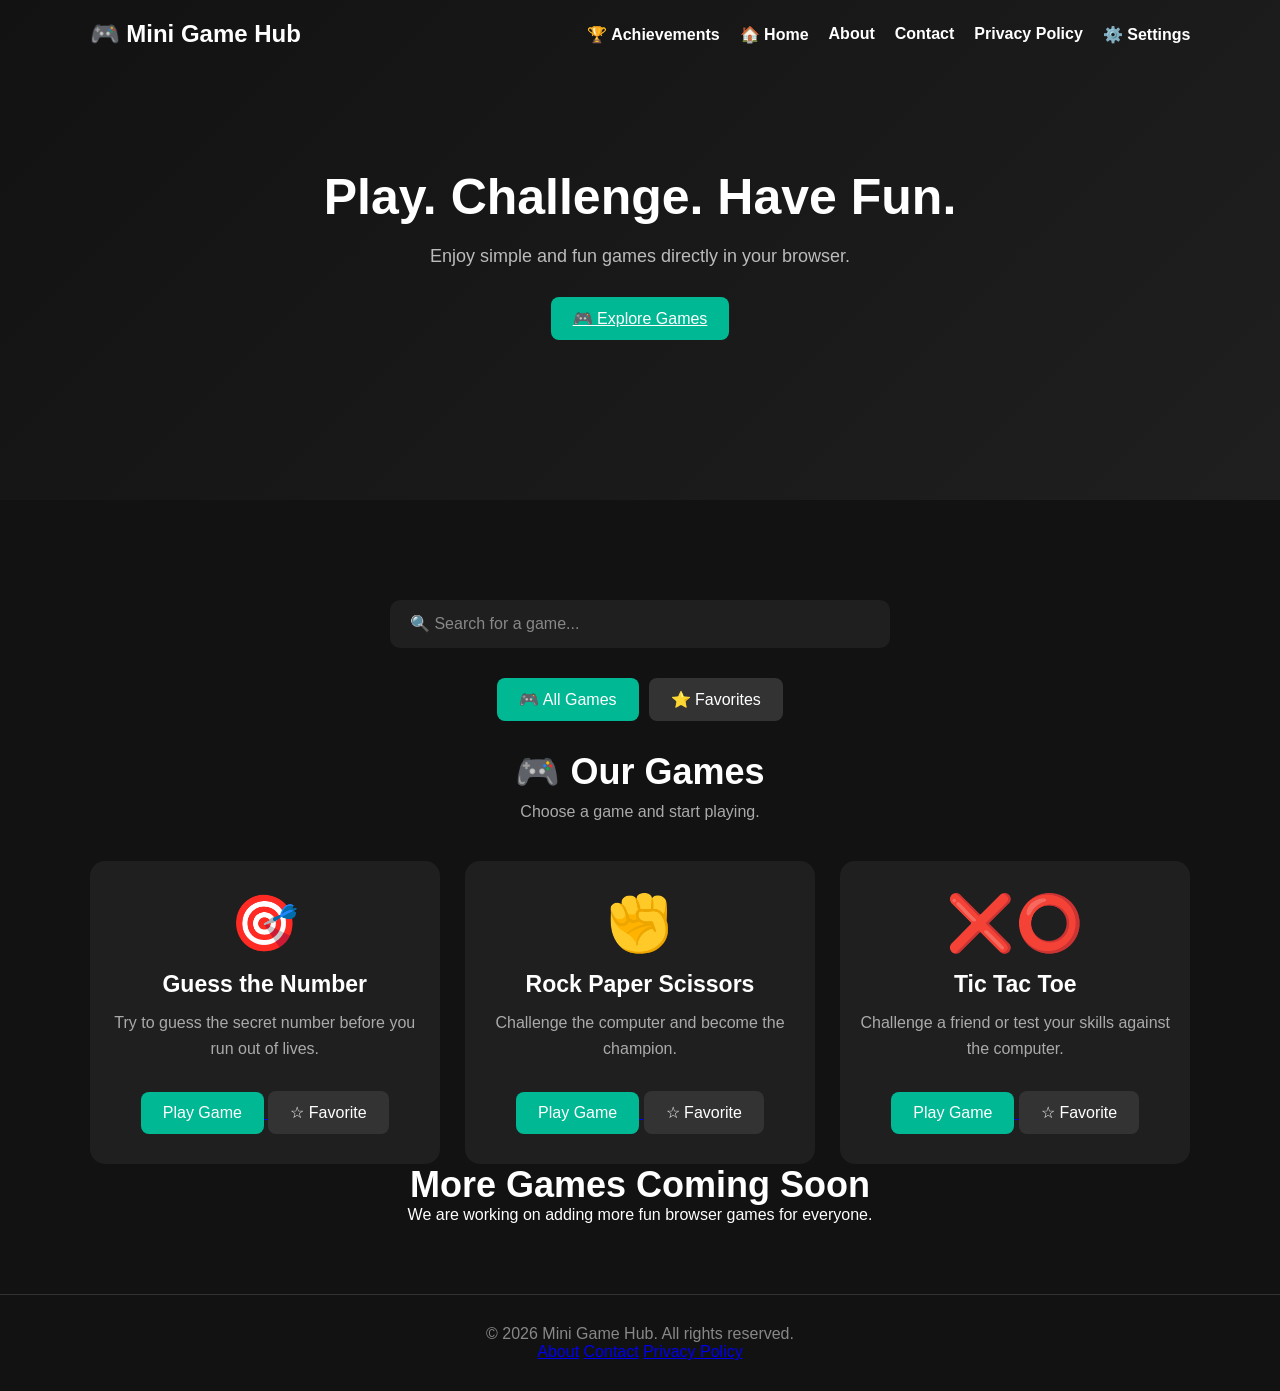
<file: index.html>
<!DOCTYPE html>
<html lang="en">
<head>
    <meta charset="UTF-8">
    <meta name="viewport" content="width=device-width, initial-scale=1.0">

    <meta name="description" content="Mini Game Hub - Play fun browser games for free.">

    <meta property="og:title" content="Mini Game Hub">

<meta property="og:description"
      content="Play free browser games directly in your browser.">

<meta property="og:type" content="website">

    <title>Mini Game Hub - Free Browser Games</title>

    <link rel="stylesheet" href="style.css">
    <link rel="icon" href="favicon.png">

    <meta name="google-site-verification" content="qOw74gOEz4gSBHzdbRJZrsTwCs2GQt_Cc3Sxpey5POo" />

    <script async src="https://pagead2.googlesyndication.com/pagead/js/adsbygoogle.js?client=ca-pub-7123868350496629"
     crossorigin="anonymous"></script>
</head>

<body>

<header class="hero">

    <nav>
    <h2>🎮 Mini Game Hub</h2>

    <div class="nav-links">
        <a href="games/achievements.html">🏆 Achievements</a>
        <a href="index.html">🏠 Home</a>
        <a href="pages/about.html">About</a>
        <a href="pages/contact.html">Contact</a>
        <a href="pages/privacy-policy.html">Privacy Policy</a>
        <a href="games/settings.html">⚙️ Settings</a>
    </div>
</nav>
    <div class="hero-content">

        <h1>Play. Challenge. Have Fun.</h1>

        <p>
            Enjoy simple and fun games directly in your browser.
        </p>

       <a href="#games" class="explore-button">
    🎮 Explore Games
       </a>

    </div>

</header>


<main>

    <section id="games" class="games-section">

        <div class="search-box">
    <input
        type="text"
        id="gameSearch"
        placeholder="🔍 Search for a game..."
    >
</div>

<div class="filter-buttons">
    <button id="allGamesBtn" class="active">🎮 All Games</button>
    <button id="favoritesBtn">⭐ Favorites</button>
</div>

        <h2>🎮 Our Games</h2>

        <p class="section-description">
            Choose a game and start playing.
        </p>


        <div class="games">


            <!-- Guess the Number -->

            <div class="card game-card" data-name="guess the number">

                <div class="game-icon">🎯</div>

                <h3>Guess the Number</h3>

                <p>
                    Try to guess the secret number before you run out of lives.
                </p>

                <a href="games/guess-number.html">
                    <button>Play Game</button>
                </a>

                <button class="favorite-btn" data-game="guess the number">
                    ☆ Favorite
                </button>

            </div>


            <!-- Rock Paper Scissors -->

            <div class="card game-card" data-name="rock paper scissors">

                <div class="game-icon">✊</div>

                <h3>Rock Paper Scissors</h3>

                <p>
                    Challenge the computer and become the champion.
                </p>

                <a href="games/rock-paper-scissors.html">
                    <button>Play Game</button>
                </a>

                <button class="favorite-btn" data-game="rock paper scissors">
                    ☆ Favorite
                </button>

            </div>


            <!-- Tic Tac Toe -->

            <div class="card game-card" data-name="tic tac toe">

                <div class="game-icon">❌⭕</div>

                <h3>Tic Tac Toe</h3>

                <p>
                    Challenge a friend or test your skills against the computer.
                </p>

                <a href="games/tic-tac-toe.html">
                    <button>Play Game</button>
                </a>

               <button class="favorite-btn" data-game="tic tac toe">
                   ☆ Favorite
              </button>

            </div>


        </div>

        <section>
    <h2>More Games Coming Soon</h2>

    <p>
        We are working on adding more fun browser games for everyone.
    </p>
</section>

    </section>

</main>


<footer>

    <p>
        © 2026 Mini Game Hub. All rights reserved.
    </p>

    <div>
    <a href="pages/about.html">About</a>
    <a href="pages/contact.html">Contact</a>
    <a href="pages/privacy-policy.html">Privacy Policy</a>

    </div>

</footer>


<script src="script.js"></script>

</body>
</html>
</file>
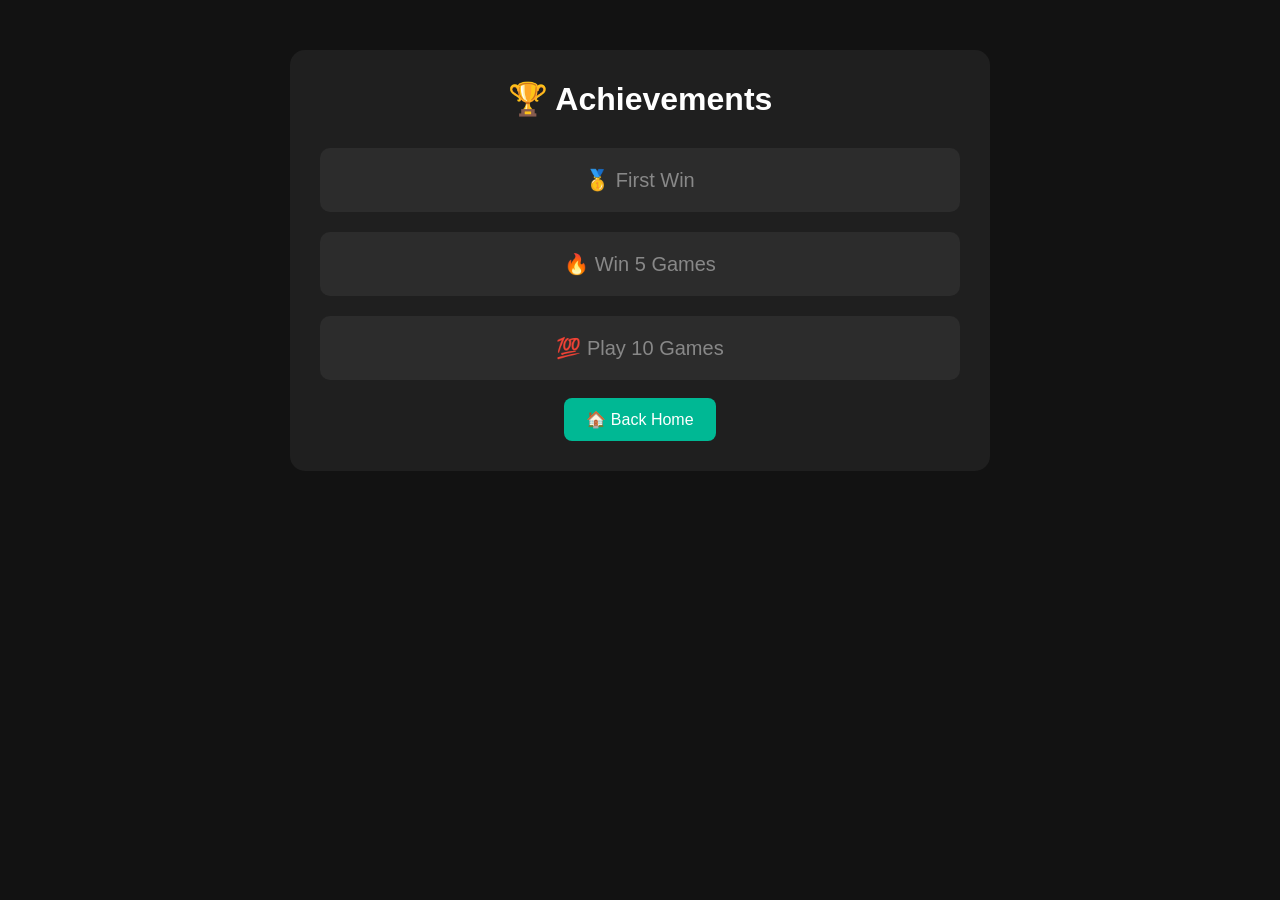
<file: games/achievements.html>
<!DOCTYPE html>
<html lang="en">
<head>
    <meta charset="UTF-8">
    <meta name="viewport" content="width=device-width, initial-scale=1.0">
    <title>Achievements | Mini Game Hub</title>

    <link rel="stylesheet" href="../style.css">
<link rel="stylesheet" href="../css/achievements.css">
<script async src="https://pagead2.googlesyndication.com/pagead/js/adsbygoogle.js?client=ca-pub-7123868350496629"
     crossorigin="anonymous"></script>
    
</head>
<body>

<div class="container">

    <h1>🏆 Achievements</h1>

    <div id="achievementList">

    <div id="firstWin" class="achievement locked">
        🥇 First Win
    </div>

    <div id="fiveWins" class="achievement locked">
        🔥 Win 5 Games
    </div>

    <div id="tenGames" class="achievement locked">
        💯 Play 10 Games
    </div>

</div>

    <br>

    <a href="../index.html">
        <button>🏠 Back Home</button>
    </a>

</div>

<script src="../js/achievements.js"></script>

</body>
</html>
</file>
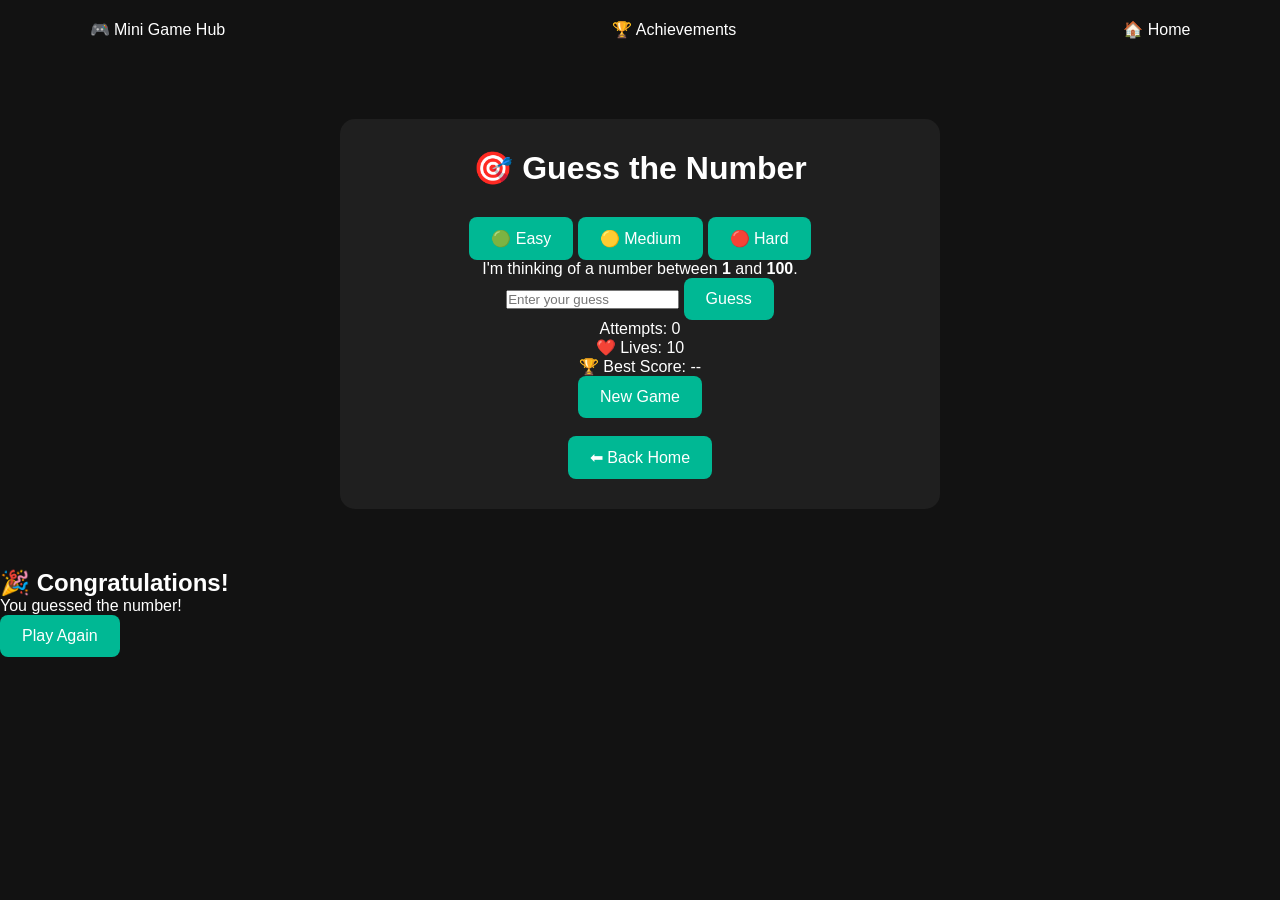
<file: games/guess-number.html>
<!DOCTYPE html>
<html lang="en">
<head>
    <meta charset="UTF-8">
    <meta name="viewport" content="width=device-width, initial-scale=1.0">

    <title>Guess the Number | Mini Game Hub</title>

    <meta name="description"
          content="Play free browser games including Tic Tac Toe, Rock Paper Scissors, and Guess the Number. Mini Game Hub is fast, fun, and free.">

    <meta name="keywords"
          content="mini games, browser games, tic tac toe, rock paper scissors, guess the number, HTML games, JavaScript games">

    <meta name="author"
          content="Gabriel Chibwana">

    <link rel="stylesheet" href="../style.css">

    <link rel="icon" type="image/png" href="images/favicon.png">

    <script async src="https://pagead2.googlesyndication.com/pagead/js/adsbygoogle.js?client=ca-pub-7123868350496629"
     crossorigin="anonymous"></script>
</head>
<body>

    <nav class="game-nav">
    <a href="../index.html">🎮 Mini Game Hub</a>
    <a href="/games/achievements.html">🏆 Achievements</a>
    <a href="../index.html">🏠 Home</a>
</nav>

<div class="container">

    <h1>🎯 Guess the Number</h1>

    <div class="difficulty">

    <button id="easyBtn">🟢 Easy</button>

    <button id="mediumBtn">🟡 Medium</button>

    <button id="hardBtn">🔴 Hard</button>

</div>

    <p id="rangeText">I'm thinking of a number between <b>1</b> and <b>100</b>.</p>

    <input type="number" id="guessInput" placeholder="Enter your guess">

    <button id="guessBtn">Guess</button>

    <p id="message"></p>

    <p id="attempts">Attempts: 0</p>

    <p id="lives">❤️ Lives: 10</p>
    
    <p id="bestScore">🏆 Best Score: --</p>

    <button id="restartBtn">New Game</button>

    <br><br>

    <a href="../index.html">
        <button>⬅ Back Home</button>
    </a>

</div>

<div id="winPopup" class="popup hidden">
    <h2>🎉 Congratulations!</h2>
    <p>You guessed the number!</p>
    <button onclick="closePopup()">Play Again</button>
</div>

<script src="../js/guess-number.js"></script>

</body>
</html>
</file>
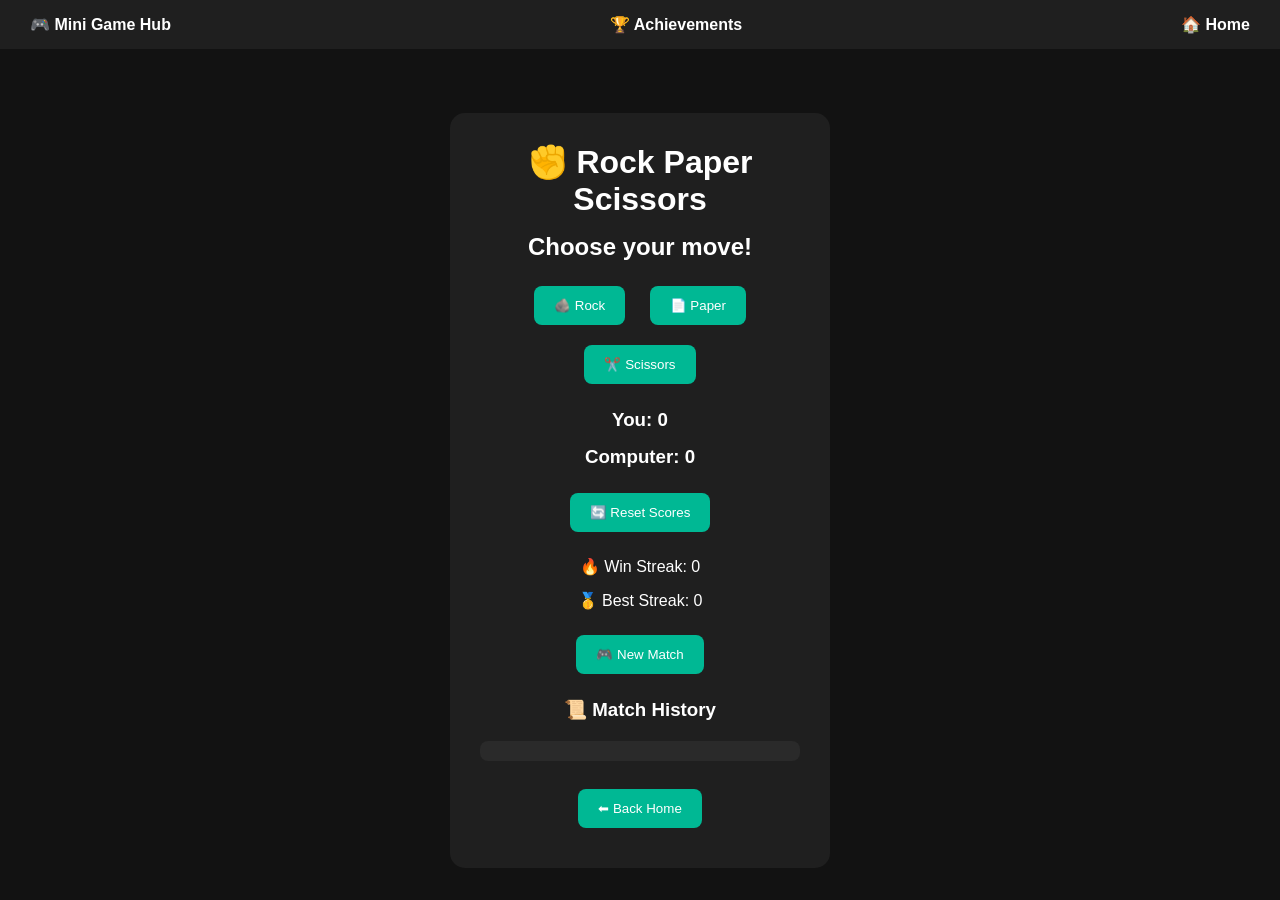
<file: games/rock-paper-scissors.html>
<!DOCTYPE html>
<html lang="en">
<head>
    <meta charset="UTF-8">
    <meta name="viewport" content="width=device-width, initial-scale=1.0">
    <title>Rock Paper Scissors | Mini Game Hub</title>
    <link rel="stylesheet" href="../css/rock-paper-scissors.css">
    <script async src="https://pagead2.googlesyndication.com/pagead/js/adsbygoogle.js?client=ca-pub-7123868350496629"
     crossorigin="anonymous"></script>
</head>
<body>

    <nav class="game-nav">
    <a href="../index.html">🎮 Mini Game Hub</a>
    <a href="/games/achievements.html">🏆 Achievements</a>
    <a href="../index.html">🏠 Home</a>
</nav>

<div class="container">

    <h1>✊ Rock Paper Scissors</h1>

    <h2 id="result">Choose your move!</h2>

    <div class="buttons">

        <button id="rock">🪨 Rock</button>

        <button id="paper">📄 Paper</button>

        <button id="scissors">✂️ Scissors</button>

    </div>

    <p id="computerChoice"></p>

    <h3>You: <span id="playerScore">0</span></h3>

    <h3>Computer: <span id="computerScore">0</span></h3>

    <button id="resetScore">🔄 Reset Scores</button>

    <p>🔥 Win Streak: <span id="winStreak">0</span></p>

<p>🥇 Best Streak: <span id="bestStreak">0</span></p>

    <button id="newMatch">🎮 New Match</button>

    <h3>📜 Match History</h3>

      <ul id="history"></ul>

    <br>

    <a href="../index.html">
        <button>⬅ Back Home</button>
    </a>

</div>

<script src="../js/rock-paper-scissors.js"></script>

</body>
</html>
</file>
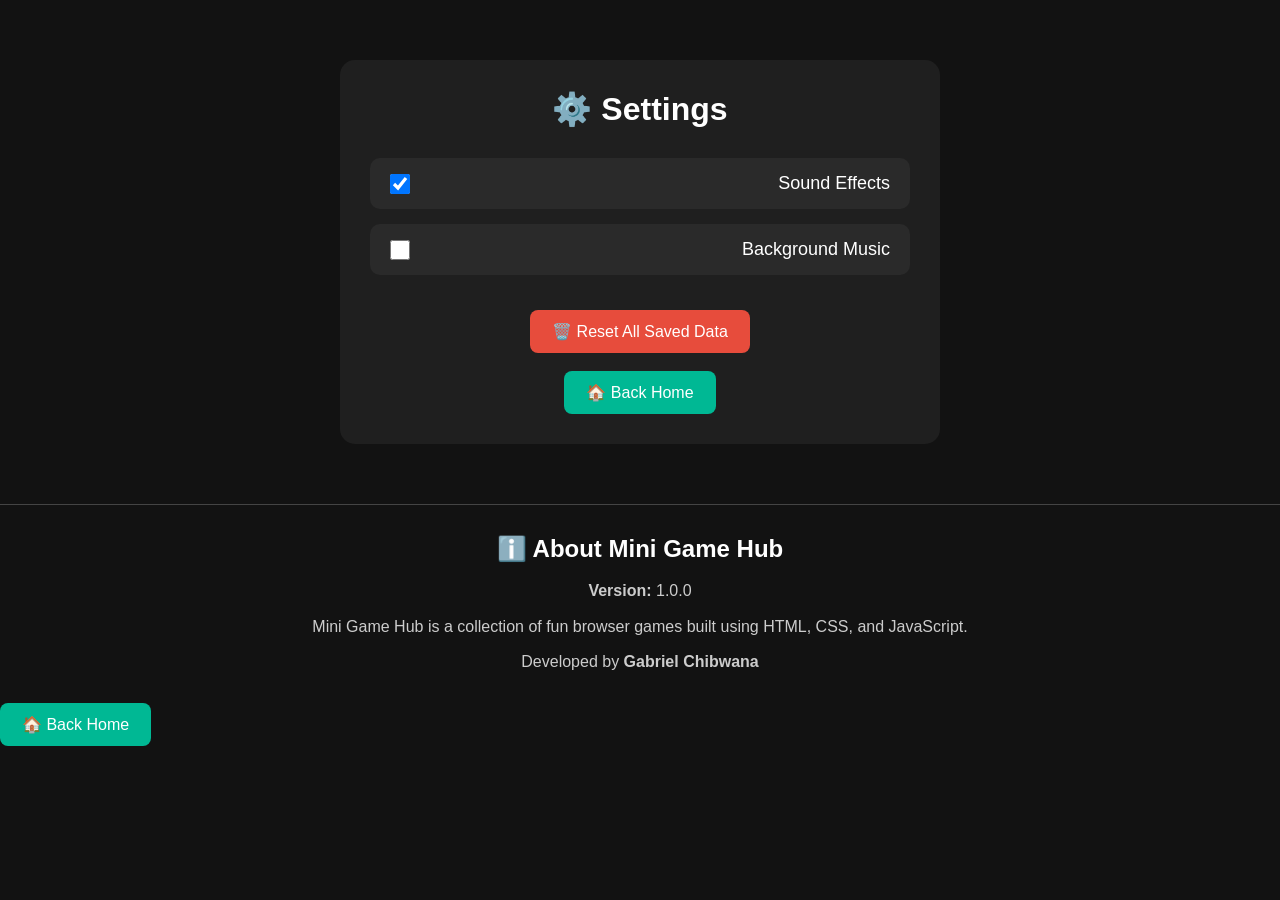
<file: games/settings.html>
<!DOCTYPE html>
<html lang="en">
<head>
    <meta charset="UTF-8">
    <meta name="viewport" content="width=device-width, initial-scale=1.0">
    <title>Settings | Mini Game Hub</title>

    <link rel="stylesheet" href="../style.css">
    <link rel="stylesheet" href="../css/settings.css">

    <script async src="https://pagead2.googlesyndication.com/pagead/js/adsbygoogle.js?client=ca-pub-7123868350496629"
     crossorigin="anonymous"></script>
</head>
<body>

<div class="container">

    <h1>⚙️ Settings</h1>

    <div class="setting">
        <label>
            <input type="checkbox" id="soundToggle">
            Sound Effects
        </label>
    </div>

    <div class="setting">
        <label>
            <input type="checkbox" id="musicToggle">
            Background Music
        </label>
    </div>

    <button id="resetDataBtn">🗑️ Reset All Saved Data</button>

    <br><br>

    <a href="../index.html">
        <button>🏠 Back Home</button>
    </a>

</div>

<hr>

<div class="about-section">

    <h2>ℹ️ About Mini Game Hub</h2>

    <p><strong>Version:</strong> 1.0.0</p>

    <p>
        Mini Game Hub is a collection of fun browser games built
        using HTML, CSS, and JavaScript.
    </p>

    <p>
        Developed by <strong>Gabriel Chibwana</strong>
    </p>

</div>

<br>

<a href="../index.html">
    <button>🏠 Back Home</button>
</a>

<script src="../js/settings.js"></script>

</body>
</html>
</file>
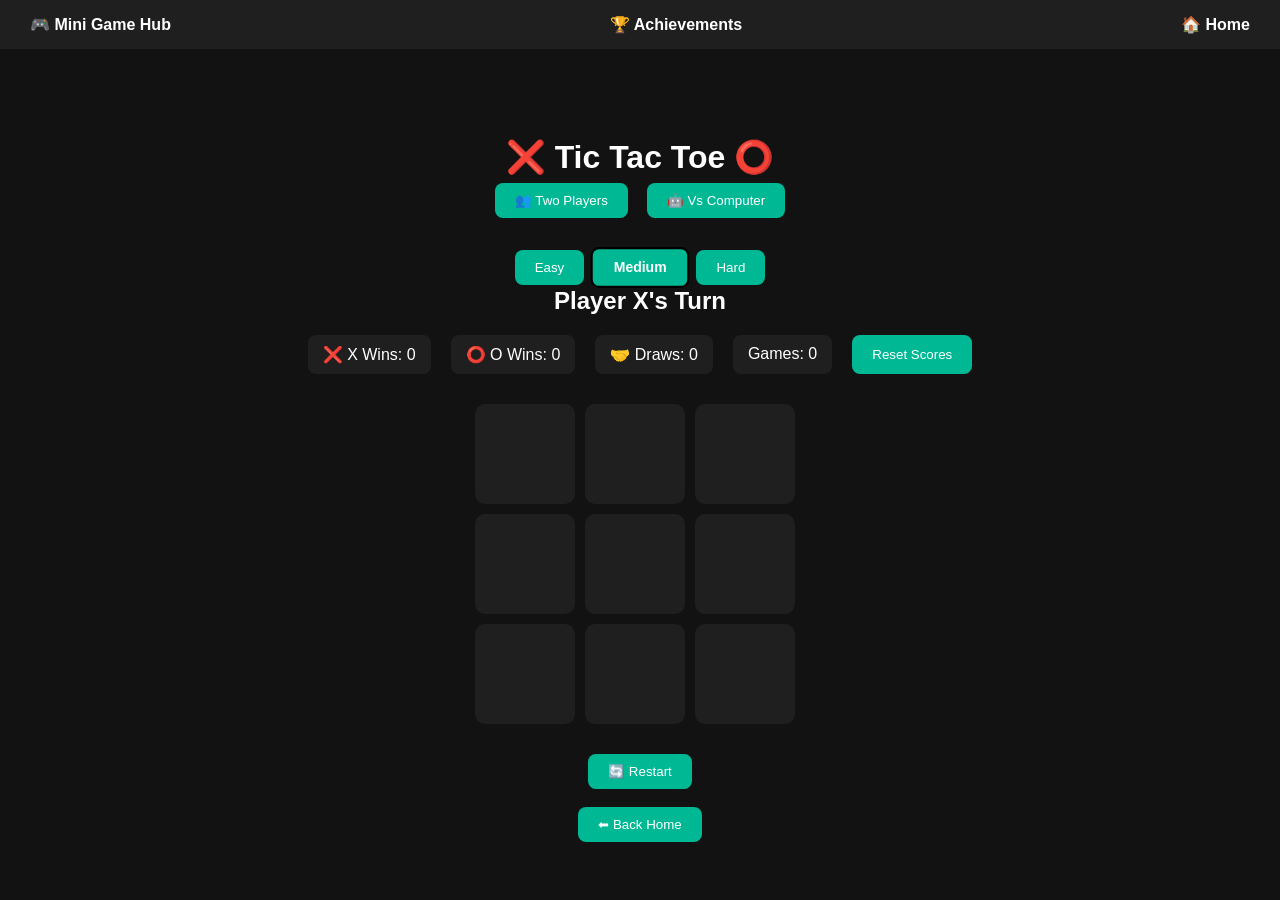
<file: games/tic-tac-toe.html>
<!DOCTYPE html>
<html lang="en">
<head>
    <meta charset="UTF-8">
    <meta name="viewport" content="width=device-width, initial-scale=1.0">
    <title>Tic Tac Toe | Mini Game Hub</title>

    <link rel="stylesheet" href="../css/tic-tac-toe.css">

    <script async src="https://pagead2.googlesyndication.com/pagead/js/adsbygoogle.js?client=ca-pub-7123868350496629"
     crossorigin="anonymous"></script>
</head>
<body>

    <nav class="game-nav">
    <a href="../index.html">🎮 Mini Game Hub</a>
    <a href="/games/achievements.html">🏆 Achievements</a>
    <a href="../index.html">🏠 Home</a>
</nav>

<div class="container">

    <h1>❌ Tic Tac Toe ⭕

        <div class="mode-selector">
    <button id="twoPlayerBtn">👥 Two Players</button>
    <button id="computerBtn">🤖 Vs Computer</button>
</div>

<div class="difficulty-selector">
    <button id="easyBtn">Easy</button>
    <button id="mediumBtn">Medium</button>
    <button id="hardBtn">Hard</button>
</div>

    </h1>

    <h2 id="status">Player X's Turn</h2>

    <div class="scoreboard">
    <p>❌ X Wins: <span id="xScore">0</span></p>
    <p>⭕ O Wins: <span id="oScore">0</span></p>
    <p>🤝 Draws: <span id="drawScore">0</span></p>
    <p>  Games: <span id="gamesPlayed">0</span></p>
    <button id="resetScoresBtn">Reset Scores</button>
</div>

    <div class="board">

        <div class="cell" data-index="0"></div>
        <div class="cell" data-index="1"></div>
        <div class="cell" data-index="2"></div>

        <div class="cell" data-index="3"></div>
        <div class="cell" data-index="4"></div>
        <div class="cell" data-index="5"></div>

        <div class="cell" data-index="6"></div>
        <div class="cell" data-index="7"></div>
        <div class="cell" data-index="8"></div>

    </div>

    <button id="restartBtn">🔄 Restart</button>

    <br><br>

    <a href="../index.html">
        <button>⬅ Back Home</button>
    </a>

</div>

<script src="../js/tic-tac-toe.js"></script>

</body>
</html>
</file>
<file: style.css>
*{
    margin:0;
    padding:0;
    box-sizing:border-box;
    font-family:Arial,sans-serif;
}

html{
    scroll-behavior:smooth;
}

body{
    background:#121212;
    color:white;
}


/* Navigation */

nav{
    display:flex;
    justify-content:space-between;
    align-items:center;

    padding:20px 7%;
}

nav h2{
    font-size:24px;
    white-space:nowrap;
    flex-shrink:0;
    display:flex;
    align-items:center;
    gap:8px;
}

nav a{
    color:white;
    text-decoration:none;
}


/* Hero */

.hero{
    min-height:500px;

    background:linear-gradient(
        135deg,
        #121212,
        #1f1f1f
    );
}

.hero-content{
    text-align:center;

    padding:100px 20px;
}

.hero-content h1{
    font-size:50px;
    margin-bottom:20px;
}

.hero-content p{
    color:#bbb;
    font-size:18px;
    margin-bottom:30px;
}


/* Buttons */

button{
    padding:12px 22px;

    border:none;
    border-radius:8px;

    background:#00b894;

    color:white;

    font-size:16px;

    cursor:pointer;

    transition:.2s;
}

button:hover{
    transform:translateY(-2px);
    background:#00a383;
}

button:active{
    transform:scale(.96);
}

.explore-button{
    display:inline-block;
    padding:12px 22px;

    border:none;
    border-radius:8px;

    background:#00b894;

    color:white;

    font-size:16px;

    cursor:pointer;

    transition:.2s;
}


/* Games */

.games-section{
    padding:70px 7%;

    text-align:center;
}

.games-section h2{
    font-size:36px;
}

.section-description{
    color:#aaa;
    margin-top:10px;
    margin-bottom:40px;
}


.games{
    display:grid;

    grid-template-columns:
        repeat(auto-fit,minmax(250px,1fr));

    gap:25px;
}


.card{
    background:#1f1f1f;

    padding:30px 20px;

    border-radius:15px;

    transition:.3s;
}

.card:hover{
    transform:translateY(-8px);
}

.game-icon{
    font-size:55px;
    margin-bottom:15px;
}

.card h3{
    font-size:23px;
    margin-bottom:12px;
}

.card p{
    color:#aaa;

    line-height:1.6;

    margin-bottom:20px;
}


/* Footer */

footer{
    text-align:center;

    padding:30px;

    border-top:1px solid #333;

    color:#888;
}


/* Mobile */

@media(max-width:600px){

    .hero-content h1{
        font-size:36px;
    }

    nav{
        padding:20px;
    }

    .games-section{
        padding:50px 20px;
    }

    .container{
    margin:30px 15px;
    padding:20px;
}

.setting{
    flex-direction:column;
    gap:10px;
}

.setting label{
    justify-content:space-between;
}

     nav{
        flex-direction:column;
        align-items:flex-start;
        gap:15px;
    }

    .nav-links{
        flex-wrap:wrap;
        justify-content:flex-start;
        width:100%;
        gap:12px 16px;
    }

}

.search-box{
    margin:30px auto;
    max-width:500px;
}

.search-box input{
    width:100%;
    padding:15px 20px;

    border:none;
    border-radius:10px;

    background:#1f1f1f;
    color:white;

    font-size:16px;
    outline:none;
}

.search-box input::placeholder{
    color:#888;
}

.search-box input:focus{
    box-shadow:0 0 0 2px #00b894;
}

.favorite-btn{
    background:#333;
    margin-top:10px;
}

.favorite-btn:hover{
    background:#444;
}

.favorite-btn.active{
    background:#e67e22;
}

.filter-buttons{
    display:flex;
    justify-content:center;
    gap:10px;
    margin-bottom:30px;
}

.filter-buttons button{
    background:#333;
}

.filter-buttons button.active{
    background:#00b894;
}

body.light{

    background:#f5f5f5;

    color:#222;

}

body.light .hero{

    background:linear-gradient(
        135deg,
        #ffffff,
        #eeeeee
    );

}

body.light nav{

    background:white;

}

body.light .card{

    background:white;

    color:#222;

}

body.light .card p{

    color:#555;

}

body.light footer{

    border-top:1px solid #ccc;

    color:#555;

}

/* ==========================
   Settings Page
========================== */

.container{
    max-width:600px;
    margin:60px auto;
    padding:30px;
    background:#1f1f1f;
    border-radius:15px;
    text-align:center;
}

.container h1{
    margin-bottom:30px;
}

.setting{
    display:flex;
    justify-content:space-between;
    align-items:center;
    background:#2a2a2a;
    padding:15px 20px;
    margin:15px 0;
    border-radius:10px;
}

.setting label{
    font-size:18px;
    width:100%;
    display:flex;
    justify-content:space-between;
    align-items:center;
}

.setting input{
    width:20px;
    height:20px;
    cursor:pointer;
}

#resetDataBtn{
    background:#e74c3c;
    margin-top:20px;
}

#resetDataBtn:hover{
    background:#c0392b;
}

.nav-links{
    display:flex;
    gap:20px;
    align-items:center;
    flex-wrap:wrap;
    justify-content:flex-end;
}


.nav-links a{
    text-decoration:none;
    color:white;
    font-weight:bold;
    transition:0.3s;
}

.nav-links a:hover{
    color:#00b894;
}
</file>
<file: css/achievements.css>
.container{
    max-width:700px;
    margin:50px auto;
    padding:30px;
    text-align:center;
}

#achievementList{
    display:flex;
    flex-direction:column;
    gap:20px;
    margin-top:30px;
}

.achievement{
    padding:20px;
    border-radius:10px;
    font-size:20px;
    transition:0.3s;
}

.achievement.locked{
    background:#2c2c2c;
    color:#888;
}

.achievement.unlocked{
    background:#00b894;
    color:white;
}
</file>
<file: css/rock-paper-scissors.css>
*{
    margin:0;
    padding:0;
    box-sizing:border-box;
    font-family:Arial,sans-serif;
}

body{
    background:#121212;
    color:white;
    display:flex;
    justify-content:center;
    align-items:center;
    height:100vh;
}

.container{
    text-align:center;
    background:#1f1f1f;
    padding:30px;
    border-radius:15px;
    width:380px;
    margin-top:80px;
}

button{
    padding:12px 20px;
    margin:10px;
    border:none;
    border-radius:8px;
    background:#00b894;
    color:white;
    cursor:pointer;
    transition:.2s;
}

button:hover{
    transform:scale(1.05);
}

button:active{
    transform:scale(.95);
}

h2,h3,p{
    margin:15px 0;
}

#history{
    margin-top:20px;
    list-style:none;
    max-height:150px;
    overflow-y:auto;
    text-align:left;
    padding:10px;
    background:#2a2a2a;
    border-radius:8px;
}

#history li{
    padding:5px;
    border-bottom:1px solid #444;
}

.game-nav{
    position:fixed;
    top:0;
    left:0;
    width:100%;

    display:flex;
    justify-content:space-between;
    align-items:center;

    padding:15px 30px;

    background:#1f1f1f;

    z-index:1000;
}

.game-nav a{
    color:white;
    text-decoration:none;
    font-weight:bold;
}

.game-nav a:hover{
    color:#00b894;
}
</file>
<file: css/settings.css>
hr{
    margin:30px 0;
    border:none;
    border-top:1px solid #444;
}

.about-section{
    text-align:center;
}

.about-section h2{
    margin-bottom:15px;
}

.about-section p{
    margin:10px 0;
    line-height:1.6;
    color:#ccc;
}
</file>
<file: css/tic-tac-toe.css>
*{
    margin:0;
    padding:0;
    box-sizing:border-box;
    font-family:Arial,sans-serif;
}

body{
    background:#121212;
    color:white;
    display:flex;
    justify-content:center;
    align-items:center;
    height:100vh;
}

.container{
    text-align:center;
    margin-top:80px;
}

.board{

    width:330px;

    display:grid;

    grid-template-columns:repeat(3,100px);

    gap:10px;

    margin:30px auto;

}

.cell{

    width:100px;

    height:100px;

    background:#1f1f1f;

    display:flex;

    justify-content:center;

    align-items:center;

    font-size:45px;

    cursor:pointer;

    border-radius:10px;

    transition:.2s;

}

.cell:hover{

    background:#333;

}

button{

    padding:10px 20px;

    border:none;

    border-radius:8px;

    background:#00b894;

    color:white;

    cursor:pointer;

}

.scoreboard{
    margin:20px 0;
    display:flex;
    justify-content:center;
    gap:20px;
    flex-wrap:wrap;
}

.scoreboard p{
    background:#1f1f1f;
    padding:10px 15px;
    border-radius:8px;
}

.winner {
    background-color: gold;
    color: black;
    font-weight: bold;
    animation: winnerPulse 0.8s infinite alternate;
}

@keyframes winnerPulse {
    from {
        transform: scale(1);
    }

    to {
        transform: scale(1.08);
    }
}

.mode-selector {
    margin-bottom: 20px;
}

.mode-selector button {
    padding: 10px 20px;
    margin: 5px;
    cursor: pointer;
}

.difficulty-selector button.active {
    transform: scale(1.05);
    font-weight: bold;
    border: 2px solid black;
}

@media (max-width: 600px) {

    .game-container {
        width: 95%;
        padding: 15px;
    }

    .board {
        width: 90vw;
        height: 90vw;
        max-width: 350px;
        max-height: 350px;
    }

    .cell {
        font-size: 2.5rem;
    }

    .mode-selector,
    .difficulty-selector {
        display: flex;
        flex-wrap: wrap;
        justify-content: center;
    }

    .mode-selector button,
    .difficulty-selector button {
        padding: 8px 12px;
        font-size: 14px;
    }

    .scoreboard {
        display: grid;
        grid-template-columns: 1fr 1fr;
        gap: 8px;
    }

    #restartBtn,
    #resetScoresBtn {
        width: 100%;
        margin-top: 8px;
    }
}

.game-nav{
    position:fixed;
    top:0;
    left:0;
    width:100%;

    display:flex;
    justify-content:space-between;
    align-items:center;

    padding:15px 30px;

    background:#1f1f1f;

    z-index:1000;
}

.game-nav a{
    color:white;
    text-decoration:none;
    font-weight:bold;
}

.game-nav a:hover{
    color:#00b894;
}
</file>
